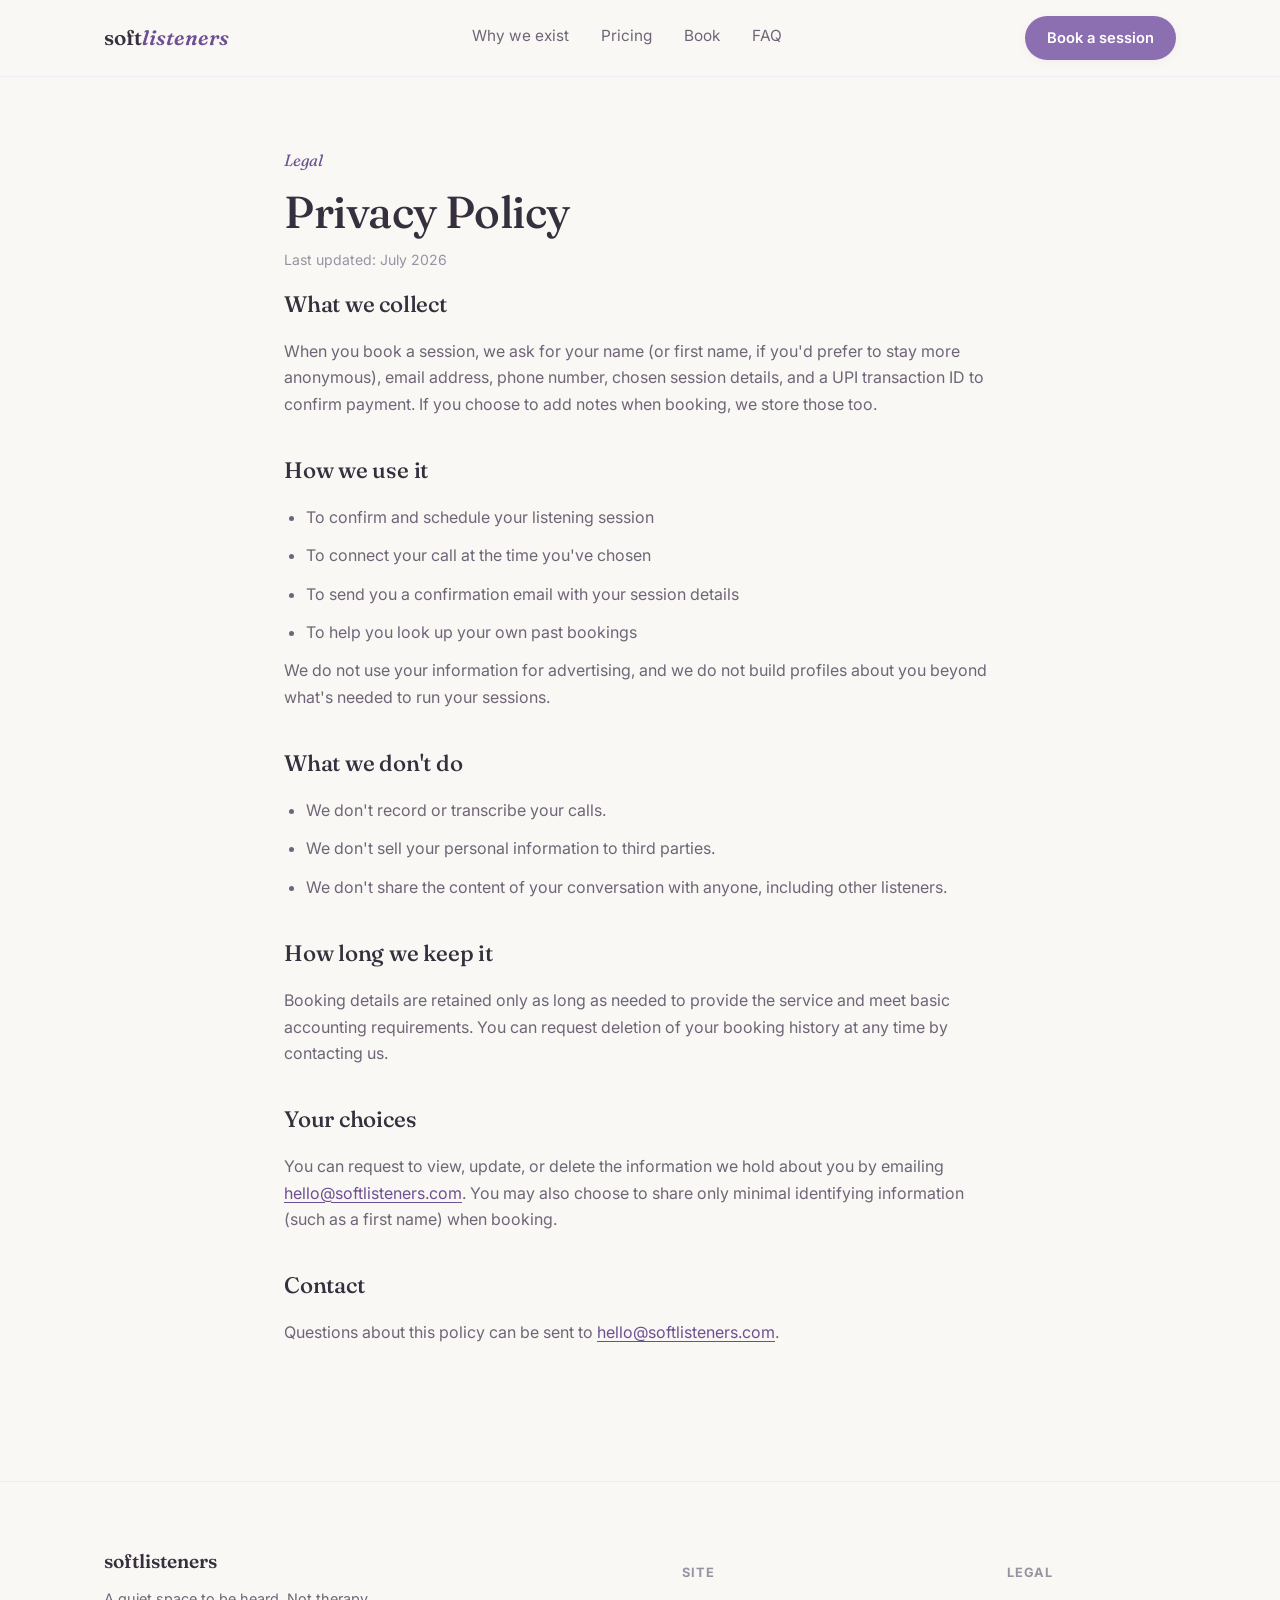
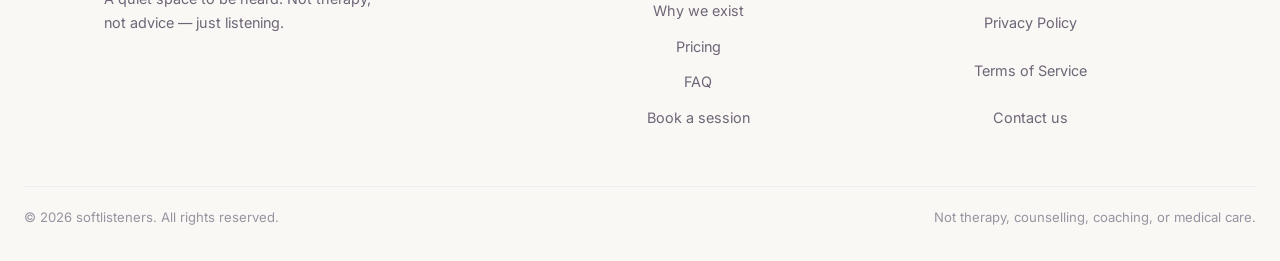
<file: privacy.html>
<!DOCTYPE html>
<html lang="en">
<head>
<meta charset="UTF-8">
<meta name="viewport" content="width=device-width, initial-scale=1.0">
<title>Privacy Policy — softlisteners</title>
<meta name="description" content="How softlisteners collects, uses, and protects your information when you book a listening session.">
<meta name="robots" content="index, follow">
<meta name="theme-color" content="#8C6FB0">
<link rel="icon" href="favicon.svg" type="image/svg+xml">
<link rel="preconnect" href="https://fonts.googleapis.com">
<link rel="preconnect" href="https://fonts.gstatic.com" crossorigin>
<link href="https://fonts.googleapis.com/css2?family=Fraunces:ital,wght@0,500;0,600;1,500&family=Inter:wght@400;500;600;700&display=swap" rel="stylesheet">
<link rel="stylesheet" href="style.css">
</head>
<body>

<a href="#main" class="skip-link">Skip to main content</a>

<header>
  <nav aria-label="Primary">
    <a href="index.html" class="logo">soft<span>listeners</span></a>
    <div class="nav-links">
      <a href="index.html#exists">Why we exist</a>
      <a href="index.html#pricing">Pricing</a>
      <a href="index.html#booking">Book</a>
      <a href="index.html#faq">FAQ</a>
    </div>
    <a href="index.html#booking" class="nav-cta">Book a session</a>
  </nav>
</header>

<main id="main">
  <section class="legal-hero">
    <div class="wrap">
      <span class="eyebrow">Legal</span>
      <h1 style="font-size:clamp(2rem,4vw,2.8rem);">Privacy Policy</h1>
      <p class="legal-updated">Last updated: July 2026</p>
    </div>
  </section>

  <section class="legal-content">
    <div class="wrap">
      <h2>What we collect</h2>
      <p>When you book a session, we ask for your name (or first name, if you'd prefer to stay more anonymous), email address, phone number, chosen session details, and a UPI transaction ID to confirm payment. If you choose to add notes when booking, we store those too.</p>

      <h2>How we use it</h2>
      <ul>
        <li>To confirm and schedule your listening session</li>
        <li>To connect your call at the time you've chosen</li>
        <li>To send you a confirmation email with your session details</li>
        <li>To help you look up your own past bookings</li>
      </ul>
      <p>We do not use your information for advertising, and we do not build profiles about you beyond what's needed to run your sessions.</p>

      <h2>What we don't do</h2>
      <ul>
        <li>We don't record or transcribe your calls.</li>
        <li>We don't sell your personal information to third parties.</li>
        <li>We don't share the content of your conversation with anyone, including other listeners.</li>
      </ul>

      <h2>How long we keep it</h2>
      <p>Booking details are retained only as long as needed to provide the service and meet basic accounting requirements. You can request deletion of your booking history at any time by contacting us.</p>

      <h2>Your choices</h2>
      <p>You can request to view, update, or delete the information we hold about you by emailing <a href="mailto:hello@softlisteners.com">hello@softlisteners.com</a>. You may also choose to share only minimal identifying information (such as a first name) when booking.</p>

      <h2>Contact</h2>
      <p>Questions about this policy can be sent to <a href="mailto:hello@softlisteners.com">hello@softlisteners.com</a>.</p>
    </div>
  </section>
</main>

<footer>
  <div class="wrap footer-grid">
    <div class="footer-brand">
      <div class="logo">softlisteners</div>
      <p>A quiet space to be heard. Not therapy, not advice — just listening.</p>
    </div>
    <nav class="footer-col" aria-label="Site">
      <h4>Site</h4>
      <a href="index.html#exists">Why we exist</a>
      <a href="index.html#pricing">Pricing</a>
      <a href="index.html#faq">FAQ</a>
      <a href="index.html#booking">Book a session</a>
    </nav>
    <nav class="footer-col" aria-label="Legal">
      <h4>Legal</h4>
      <a href="privacy.html">Privacy Policy</a>
      <a href="terms.html">Terms of Service</a>
      <a href="mailto:hello@softlisteners.com">Contact us</a>
    </nav>
  </div>
  <div class="footer-bottom">
    <span>&copy; <span id="copyYear">2026</span> softlisteners. All rights reserved.</span>
    <span class="footer-disclaimer">Not therapy, counselling, coaching, or medical care.</span>
  </div>
</footer>

<script src="script.js" defer></script>
</body>
</html>
</file>
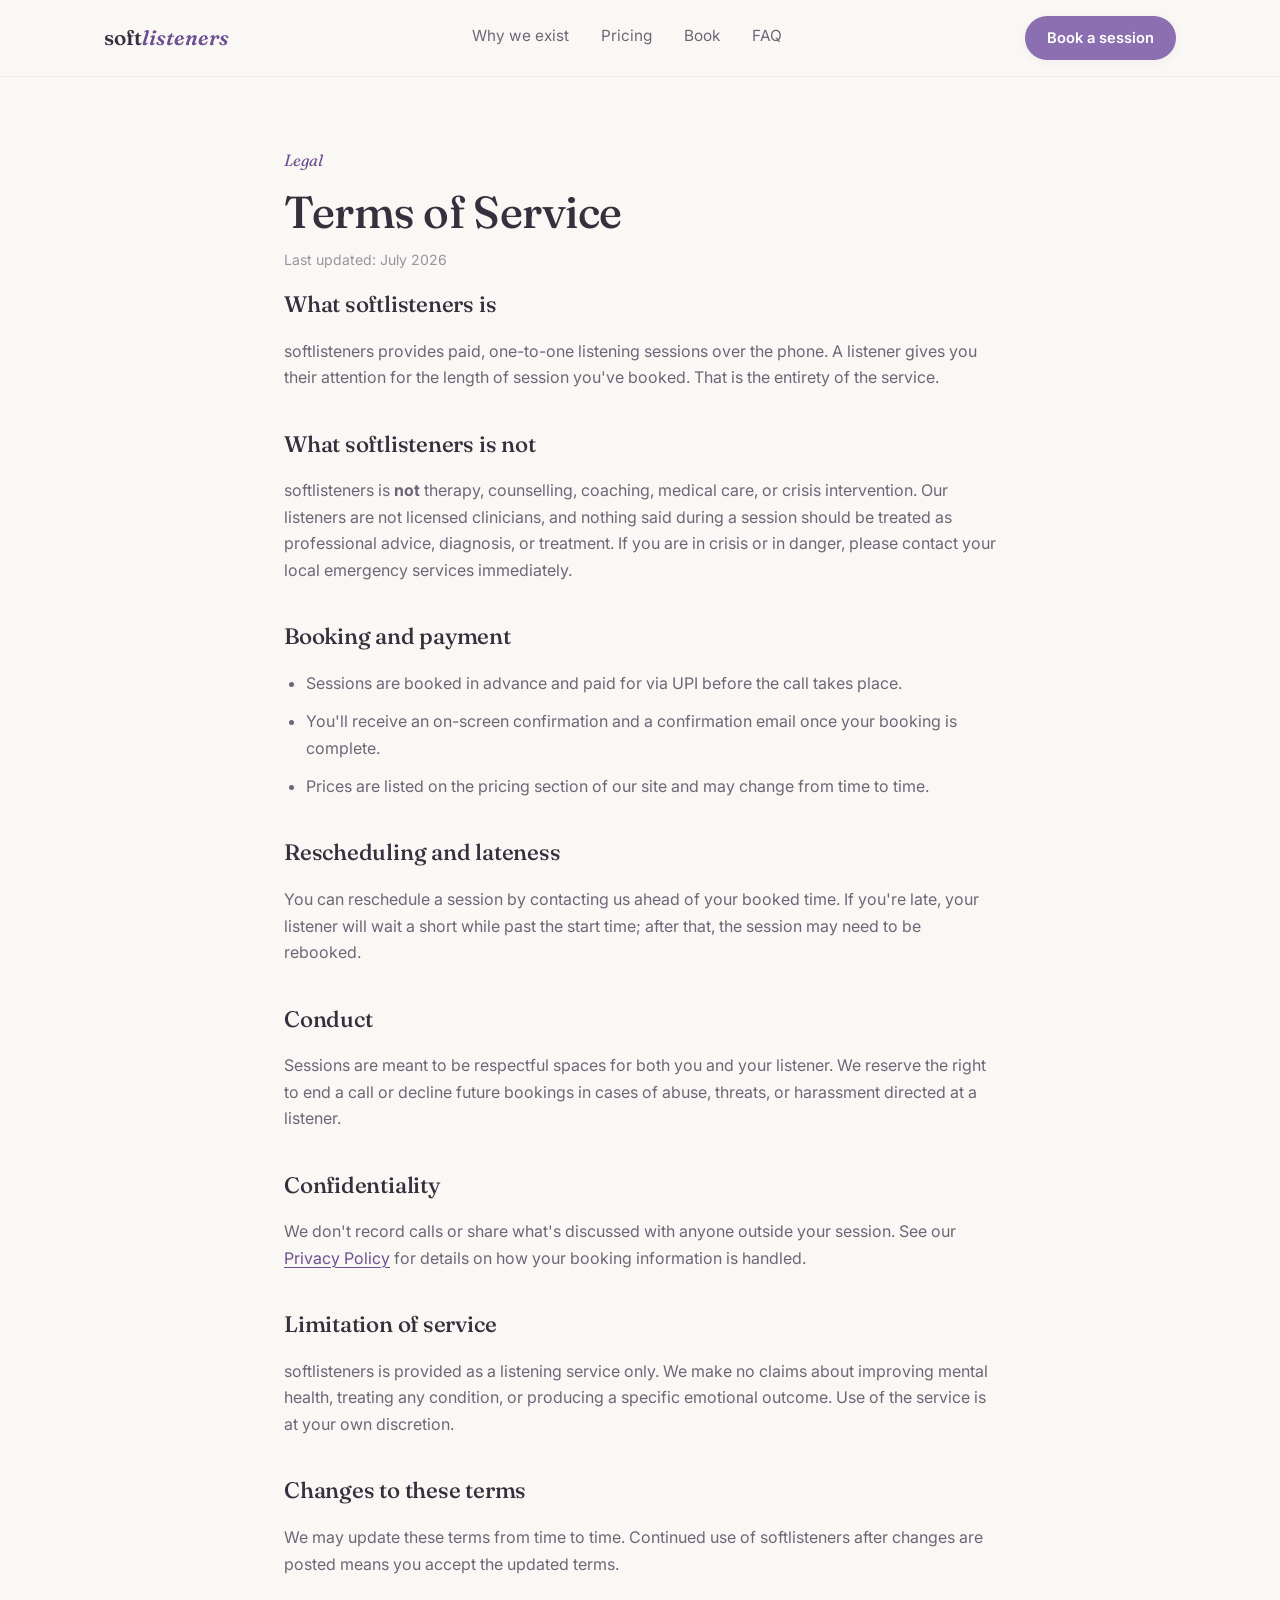
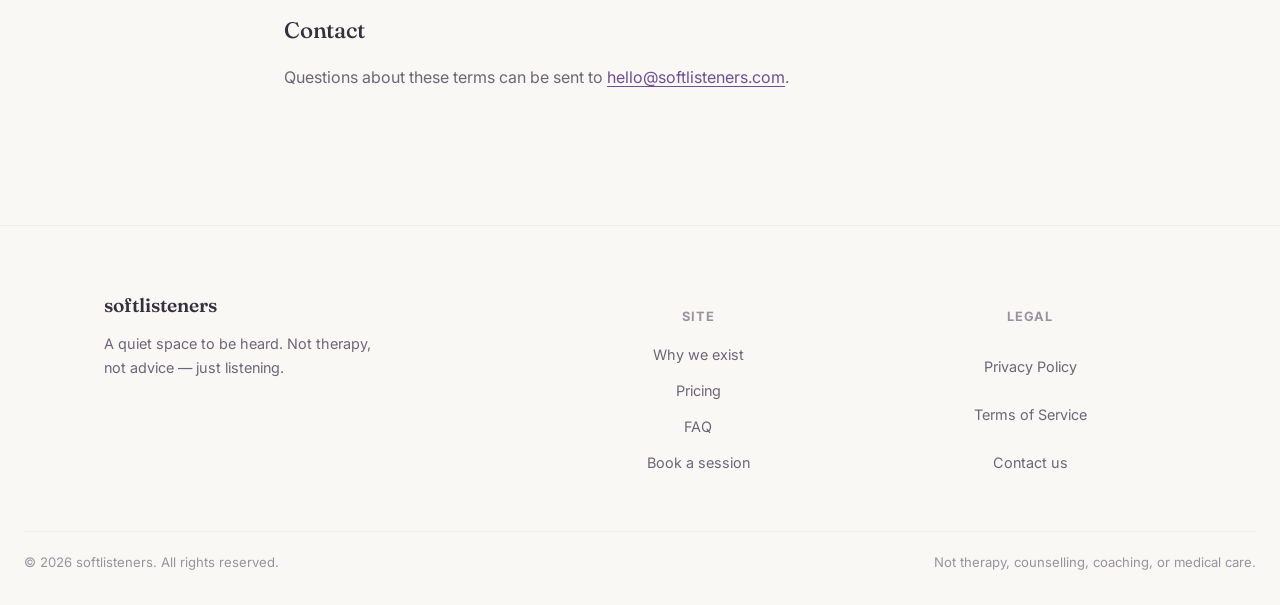
<file: terms.html>
<!DOCTYPE html>
<html lang="en">
<head>
<meta charset="UTF-8">
<meta name="viewport" content="width=device-width, initial-scale=1.0">
<title>Terms of Service — softlisteners</title>
<meta name="description" content="The terms that apply when you book and use a softlisteners listening session.">
<meta name="robots" content="index, follow">
<meta name="theme-color" content="#8C6FB0">
<link rel="icon" href="favicon.svg" type="image/svg+xml">
<link rel="preconnect" href="https://fonts.googleapis.com">
<link rel="preconnect" href="https://fonts.gstatic.com" crossorigin>
<link href="https://fonts.googleapis.com/css2?family=Fraunces:ital,wght@0,500;0,600;1,500&family=Inter:wght@400;500;600;700&display=swap" rel="stylesheet">
<link rel="stylesheet" href="style.css">
</head>
<body>

<a href="#main" class="skip-link">Skip to main content</a>

<header>
  <nav aria-label="Primary">
    <a href="index.html" class="logo">soft<span>listeners</span></a>
    <div class="nav-links">
      <a href="index.html#exists">Why we exist</a>
      <a href="index.html#pricing">Pricing</a>
      <a href="index.html#booking">Book</a>
      <a href="index.html#faq">FAQ</a>
    </div>
    <a href="index.html#booking" class="nav-cta">Book a session</a>
  </nav>
</header>

<main id="main">
  <section class="legal-hero">
    <div class="wrap">
      <span class="eyebrow">Legal</span>
      <h1 style="font-size:clamp(2rem,4vw,2.8rem);">Terms of Service</h1>
      <p class="legal-updated">Last updated: July 2026</p>
    </div>
  </section>

  <section class="legal-content">
    <div class="wrap">
      <h2>What softlisteners is</h2>
      <p>softlisteners provides paid, one-to-one listening sessions over the phone. A listener gives you their attention for the length of session you've booked. That is the entirety of the service.</p>

      <h2>What softlisteners is not</h2>
      <p>softlisteners is <strong>not</strong> therapy, counselling, coaching, medical care, or crisis intervention. Our listeners are not licensed clinicians, and nothing said during a session should be treated as professional advice, diagnosis, or treatment. If you are in crisis or in danger, please contact your local emergency services immediately.</p>

      <h2>Booking and payment</h2>
      <ul>
        <li>Sessions are booked in advance and paid for via UPI before the call takes place.</li>
        <li>You'll receive an on-screen confirmation and a confirmation email once your booking is complete.</li>
        <li>Prices are listed on the pricing section of our site and may change from time to time.</li>
      </ul>

      <h2>Rescheduling and lateness</h2>
      <p>You can reschedule a session by contacting us ahead of your booked time. If you're late, your listener will wait a short while past the start time; after that, the session may need to be rebooked.</p>

      <h2>Conduct</h2>
      <p>Sessions are meant to be respectful spaces for both you and your listener. We reserve the right to end a call or decline future bookings in cases of abuse, threats, or harassment directed at a listener.</p>

      <h2>Confidentiality</h2>
      <p>We don't record calls or share what's discussed with anyone outside your session. See our <a href="privacy.html">Privacy Policy</a> for details on how your booking information is handled.</p>

      <h2>Limitation of service</h2>
      <p>softlisteners is provided as a listening service only. We make no claims about improving mental health, treating any condition, or producing a specific emotional outcome. Use of the service is at your own discretion.</p>

      <h2>Changes to these terms</h2>
      <p>We may update these terms from time to time. Continued use of softlisteners after changes are posted means you accept the updated terms.</p>

      <h2>Contact</h2>
      <p>Questions about these terms can be sent to <a href="mailto:hello@softlisteners.com">hello@softlisteners.com</a>.</p>
    </div>
  </section>
</main>

<footer>
  <div class="wrap footer-grid">
    <div class="footer-brand">
      <div class="logo">softlisteners</div>
      <p>A quiet space to be heard. Not therapy, not advice — just listening.</p>
    </div>
    <nav class="footer-col" aria-label="Site">
      <h4>Site</h4>
      <a href="index.html#exists">Why we exist</a>
      <a href="index.html#pricing">Pricing</a>
      <a href="index.html#faq">FAQ</a>
      <a href="index.html#booking">Book a session</a>
    </nav>
    <nav class="footer-col" aria-label="Legal">
      <h4>Legal</h4>
      <a href="privacy.html">Privacy Policy</a>
      <a href="terms.html">Terms of Service</a>
      <a href="mailto:hello@softlisteners.com">Contact us</a>
    </nav>
  </div>
  <div class="footer-bottom">
    <span>&copy; <span id="copyYear">2026</span> softlisteners. All rights reserved.</span>
    <span class="footer-disclaimer">Not therapy, counselling, coaching, or medical care.</span>
  </div>
</footer>

<script src="script.js" defer></script>
</body>
</html>
</file>
<file: style.css>
/* =========================================================
   softlisteners — stylesheet
   A calm, premium listening service.
   Structure: 1) Tokens  2) Reset  3) Layout primitives
   4) Nav  5) Hero  6) Sections  7) Booking stepper
   8) FAQ accordion  9) Footer  10) Animations  11) Responsive
   ========================================================= */

/* ---------- 1) Design tokens ---------- */
:root{
  --bg:            #FAF8F5;
  --bg-alt:        #F3EEE7;
  --panel-lav:     #ECE3F7;
  --panel-sage:    #DFEAE3;
  --panel-blush:   #F6E6DC;
  --white:         #FFFFFF;

  --ink:           #362F3D;
  --ink-soft:      #6F6577;
  --ink-faint:     #9992A0;

  --accent:        #8C6FB0;
  --accent-dark:   #6E4F92;
  --accent-light:  #EDE4F7;

  --line:          #E8E0EC;
  --line-soft:     #F0EAF3;

  --shadow-sm:     0 2px 10px rgba(90, 65, 120, 0.06);
  --shadow-md:     0 12px 30px rgba(90, 65, 120, 0.10);
  --shadow-lg:     0 24px 60px rgba(90, 65, 120, 0.16);

  --radius-sm:     12px;
  --radius-md:     18px;
  --radius-lg:     28px;
  --radius-pill:   999px;

  --font-display:  'Fraunces', 'Iowan Old Style', Georgia, serif;
  --font-body:     'Inter', -apple-system, BlinkMacSystemFont, 'Segoe UI', sans-serif;

  --ease-soft:     cubic-bezier(.22,.8,.32,1);
  --dur-fast:      .2s;
  --dur-med:       .5s;
  --dur-slow:      .9s;

  --max-w:         1120px;
}

/* ---------- 2) Reset ---------- */
*, *::before, *::after{ box-sizing:border-box; margin:0; padding:0; }
html{ scroll-behavior:smooth; }
body{
  background:var(--bg);
  color:var(--ink);
  font-family:var(--font-body);
  font-size:16px;
  line-height:1.65;
  -webkit-font-smoothing:antialiased;
  text-rendering:optimizeLegibility;
  opacity:0;
  animation: page-in .7s var(--ease-soft) forwards;
}
@keyframes page-in{ to{ opacity:1; } }

img, svg{ display:block; max-width:100%; }
a{ color:inherit; text-decoration:none; }
button, input, select, textarea{ font-family:inherit; }
button{ cursor:pointer; }
ul{ list-style:none; }
h1,h2,h3,h4{ font-family:var(--font-display); font-weight:500; color:var(--ink); letter-spacing:-0.01em; }

.skip-link{
  position:absolute; left:-999px; top:0; background:var(--accent); color:var(--white);
  padding:12px 20px; border-radius:0 0 10px 0; z-index:200;
}
.skip-link:focus{ left:0; }

:focus-visible{ outline:2px solid var(--accent-dark); outline-offset:3px; border-radius:4px; }

/* ---------- 3) Layout primitives ---------- */
.wrap{ max-width:var(--max-w); margin:0 auto; padding-inline:24px; }
section{ padding:clamp(60px, 9vw, 120px) 0; position:relative; }
.eyebrow{
  font-family:var(--font-display); font-style:italic; color:var(--accent-dark);
  font-size:1.02rem; margin-bottom:12px; display:inline-block;
}
h2{ font-size:clamp(1.7rem, 3vw, 2.5rem); line-height:1.2; margin-bottom:20px; }
.section-sub{ color:var(--ink-soft); font-size:1.08rem; max-width:58ch; margin-bottom:48px; }
.center{ text-align:center; margin-inline:auto; }

.reveal{
  opacity:0; transform:translateY(24px);
  transition: opacity var(--dur-slow) var(--ease-soft), transform var(--dur-slow) var(--ease-soft);
}
.reveal.in-view{ opacity:1; transform:translateY(0); }
.reveal-stagger > *{ transition-delay: calc(var(--i, 0) * 90ms); }

@media (prefers-reduced-motion: reduce){
  html{ scroll-behavior:auto; }
  .reveal{ opacity:1 !important; transform:none !important; transition:none !important; }
  *{ animation-duration:.01ms !important; animation-iteration-count:1 !important; transition-duration:.01ms !important; }
}

/* floating ambient gradients */
.ambient{
  position:absolute; inset:0; overflow:hidden; pointer-events:none; z-index:0;
}
.blob{
  position:absolute; border-radius:50%; filter:blur(60px); opacity:.55;
  animation: float 18s ease-in-out infinite;
}
.blob.b1{ width:380px; height:380px; background:var(--panel-lav); top:-120px; right:-80px; }
.blob.b2{ width:300px; height:300px; background:var(--panel-sage); bottom:-100px; left:-60px; animation-delay:-6s; }
.blob.b3{ width:260px; height:260px; background:var(--panel-blush); top:40%; left:50%; animation-delay:-11s; opacity:.4;}
@keyframes float{
  0%,100%{ transform:translate(0,0) scale(1); }
  50%{ transform:translate(20px,-24px) scale(1.06); }
}
@media (prefers-reduced-motion: reduce){ .blob{ animation:none; } }

/* ---------- 4) Nav ---------- */
header{
  position:sticky; top:0; z-index:100;
  background:rgba(250,248,245,0.82);
  backdrop-filter:blur(10px); -webkit-backdrop-filter:blur(10px);
  border-bottom:1px solid var(--line-soft);
  transition: box-shadow var(--dur-fast) var(--ease-soft);
}
header.scrolled{ box-shadow: var(--shadow-sm); }
nav{
  max-width:var(--max-w); margin:0 auto; padding:16px 24px;
  display:flex; align-items:center; justify-content:space-between;
}
.logo{ font-family:var(--font-display); font-size:1.3rem; font-weight:600; }
.logo span{ color:var(--accent-dark); font-style:italic; }
.nav-links{ display:flex; gap:32px; }
.nav-links a{
  position:relative; color:var(--ink-soft); font-size:.96rem; padding-bottom:4px;
  transition:color var(--dur-fast);
}
.nav-links a::after{
  content:""; position:absolute; left:0; bottom:0; width:100%; height:1.5px;
  background:var(--accent); transform:scaleX(0); transform-origin:right;
  transition:transform var(--dur-med) var(--ease-soft);
}
.nav-links a:hover, .nav-links a:focus-visible{ color:var(--ink); }
.nav-links a:hover::after, .nav-links a:focus-visible::after{ transform:scaleX(1); transform-origin:left; }

.nav-cta{
  background:var(--accent); color:var(--white); padding:10px 22px;
  border-radius:var(--radius-pill); font-size:.92rem; font-weight:600; border:none;
  box-shadow:var(--shadow-sm);
  transition: background var(--dur-fast), transform var(--dur-fast), box-shadow var(--dur-fast);
}
.nav-cta:hover{ background:var(--accent-dark); transform:translateY(-2px); box-shadow:var(--shadow-md); }

.burger{
  display:none; background:none; border:none; font-size:1.5rem; color:var(--ink);
  width:40px; height:40px;
}
.mobile-menu{
  display:none; flex-direction:column; gap:2px; background:var(--white);
  border-top:1px solid var(--line-soft); padding:8px 24px 18px;
}
.mobile-menu.open{ display:flex; }
.mobile-menu a{ padding:12px 0; color:var(--ink-soft); border-bottom:1px solid var(--line-soft); }

/* buttons, shared */
.btn{
  display:inline-flex; align-items:center; justify-content:center; gap:8px;
  border-radius:var(--radius-pill); font-weight:600; font-size:1rem; border:1px solid transparent;
  padding:14px 30px; cursor:pointer; transition:transform var(--dur-fast) var(--ease-soft),
  box-shadow var(--dur-fast) var(--ease-soft), background var(--dur-fast), color var(--dur-fast);
}
.btn-primary{ background:var(--accent); color:var(--white); box-shadow:var(--shadow-sm); }
.btn-primary:hover{ background:var(--accent-dark); transform:translateY(-3px); box-shadow:var(--shadow-md); }
.btn-ghost{ background:transparent; color:var(--ink-soft); border-color:var(--line); }
.btn-ghost:hover{ color:var(--ink); border-color:var(--accent); transform:translateY(-2px); }
.btn-outline{
  background:transparent; color:var(--accent-dark); border-color:var(--accent);
}
.btn-outline:hover{ background:var(--accent); color:var(--white); transform:translateY(-2px); box-shadow:var(--shadow-md); }
.btn:disabled{ opacity:.45; cursor:not-allowed; transform:none !important; box-shadow:none !important; }

/* ---------- 5) Hero ---------- */
.hero{ padding-top:clamp(56px, 8vw, 110px); }
.hero .wrap{
  display:grid; grid-template-columns:1.1fr .9fr; gap:56px; align-items:center;
}
h1{ font-size:clamp(2.3rem, 5vw, 3.4rem); line-height:1.15; }
.hero-lead{ margin-top:22px; font-size:1.18rem; color:var(--ink-soft); max-width:48ch; }
.hero-ctas{ margin-top:36px; display:flex; gap:18px; flex-wrap:wrap; align-items:center; }
.hero-ctas .btn-ghost{ border:none; border-bottom:1px solid var(--line); border-radius:0; padding:14px 4px; }

.trust-strip{
  display:flex; flex-wrap:wrap; gap:12px 22px; margin-top:30px; list-style:none;
}
.trust-strip li{
  font-size:.86rem; color:var(--ink-soft); display:flex; align-items:center; gap:8px;
}
.trust-strip li::before{
  content:""; width:6px; height:6px; border-radius:50%; background:var(--accent); flex-shrink:0;
}
.section-footnote{
  margin-top:28px; font-size:.92rem; color:var(--ink-faint); font-style:italic; max-width:60ch;
}

.breathe-wrap{
  position:relative; width:100%; aspect-ratio:1/1; max-width:360px; margin-inline:auto;
  display:flex; align-items:center; justify-content:center;
}
.ring{ position:absolute; border-radius:50%; border:1px solid var(--accent); opacity:.3; }
.ring1{ width:100%; height:100%; animation:breathe 7s ease-in-out infinite; }
.ring2{ width:78%; height:78%; background:var(--panel-lav); opacity:.65; animation:breathe 7s ease-in-out infinite; animation-delay:.4s; }
.ring3{ width:56%; height:56%; background:var(--panel-sage); opacity:.75; animation:breathe 7s ease-in-out infinite; animation-delay:.8s; }
.ring-core{
  position:relative; width:34%; height:34%; border-radius:50%; background:var(--white);
  box-shadow:var(--shadow-lg); display:flex; align-items:center; justify-content:center;
  font-family:var(--font-display); font-style:italic; color:var(--accent-dark); font-size:.85rem;
  text-align:center; animation:breathe 7s ease-in-out infinite; animation-delay:1.2s;
}
@keyframes breathe{ 0%,100%{ transform:scale(.94); } 50%{ transform:scale(1.05); } }

/* ---------- 6) Content sections ---------- */
.mission{ background:var(--panel-blush); border-radius:var(--radius-lg); margin:0 24px; }
.mission .wrap{ max-width:760px; text-align:center; }
.mission p{ font-size:1.18rem; }
.mission p + p{ margin-top:18px; }
.disclaimer-inline{ margin-top:28px; font-size:.92rem; color:var(--ink-soft); font-style:italic; }

/* Why exists */
.exists .wrap{ max-width:800px; }
.exists p{ font-size:1.12rem; color:var(--ink-soft); margin-top:16px; }
.exists p:first-of-type{ margin-top:0; }
.exists p strong{ color:var(--ink); font-weight:600; }

.unique-grid, .choose-grid{ display:grid; grid-template-columns:repeat(3,1fr); gap:24px; }
.unique-grid-4{ grid-template-columns:repeat(4,1fr); }
.card{
  background:var(--white); border:1px solid var(--line); border-radius:var(--radius-md);
  padding:32px 28px; box-shadow:var(--shadow-sm);
  transition: transform var(--dur-med) var(--ease-soft), box-shadow var(--dur-med) var(--ease-soft), border-color var(--dur-med);
}
.card:hover{ transform:translateY(-6px); box-shadow:var(--shadow-md); border-color:var(--accent-light); }
.card .num{ font-family:var(--font-display); font-style:italic; color:var(--accent); font-size:.95rem; margin-bottom:10px; }
.card h3{ font-size:1.16rem; margin-bottom:8px; }
.card p{ color:var(--ink-soft); font-size:.98rem; }

/* Pricing */
.pricing{ background:var(--panel-lav); border-radius:var(--radius-lg); margin:0 24px; }
.price-grid{ display:grid; grid-template-columns:repeat(3,1fr); gap:22px; }
.price-card{
  background:var(--white); border-radius:var(--radius-md); padding:36px 28px; text-align:center;
  border:1px solid var(--line); box-shadow:var(--shadow-sm);
  transition:transform var(--dur-med) var(--ease-soft), box-shadow var(--dur-med) var(--ease-soft);
}
.price-card:hover{ transform:translateY(-6px); box-shadow:var(--shadow-md); }
.price-card.featured{ border-color:var(--accent); position:relative; }
.price-card.featured::before{
  content:"Most chosen"; position:absolute; top:-13px; left:50%; transform:translateX(-50%);
  background:var(--accent); color:var(--white); font-size:.72rem; font-weight:700;
  padding:5px 14px; border-radius:var(--radius-pill); letter-spacing:.04em;
}
.price-card .tag{ font-family:var(--font-display); font-style:italic; color:var(--ink-soft); font-size:.95rem; }
.price-card .amount{ font-size:2.5rem; font-weight:600; margin:14px 0 2px; color:var(--accent-dark); font-family:var(--font-display); }
.price-card .duration{ color:var(--ink-soft); font-size:.95rem; margin-bottom:18px; }
.price-includes{ list-style:none; margin-bottom:22px; text-align:left; }
.price-includes li{
  font-size:.88rem; color:var(--ink-soft); padding:6px 0; display:flex; align-items:center; gap:8px;
  border-top:1px solid var(--line-soft);
}
.price-includes li:first-child{ border-top:none; }
.price-includes li::before{ content:"✓"; color:var(--accent); font-weight:700; }

/* How it works */
.steps{ display:grid; grid-template-columns:repeat(4,1fr); gap:20px; }
.step{
  background:var(--white); border:1px solid var(--line); border-radius:var(--radius-md);
  padding:26px 22px; box-shadow:var(--shadow-sm);
  transition:transform var(--dur-med) var(--ease-soft), box-shadow var(--dur-med);
}
.step:hover{ transform:translateY(-4px); box-shadow:var(--shadow-md); }
.step .step-num{ font-family:var(--font-display); font-style:italic; color:var(--accent); font-size:1.5rem; margin-bottom:10px; }
.step p{ font-size:.98rem; color:var(--ink-soft); }

/* Why choose */
.choose{ background:var(--panel-sage); border-radius:var(--radius-lg); margin:0 24px; }
.choose-item{
  background:var(--white); border-radius:var(--radius-sm); padding:24px; border:1px solid var(--line);
  font-size:1rem; font-weight:500; display:flex; gap:12px; align-items:flex-start;
  box-shadow:var(--shadow-sm); transition:transform var(--dur-fast), box-shadow var(--dur-fast);
}
.choose-item:hover{ transform:translateY(-4px); box-shadow:var(--shadow-md); }
.choose-item .mark{ color:var(--accent); font-size:1.2rem; line-height:1; }

/* ---------- 7) Booking stepper ---------- */
.booking-shell{
  background:var(--white); border:1px solid var(--line); border-radius:var(--radius-lg);
  box-shadow:var(--shadow-md); padding:clamp(24px, 4vw, 48px); max-width:820px; margin-inline:auto;
}
.progress{ display:flex; justify-content:space-between; margin-bottom:40px; position:relative; }
.progress::before{
  content:""; position:absolute; top:15px; left:0; right:0; height:2px; background:var(--line); z-index:0;
}
.progress-fill{
  position:absolute; top:15px; left:0; height:2px; background:var(--accent); z-index:1;
  transition:width var(--dur-med) var(--ease-soft); width:0%;
}
.progress-step{
  position:relative; z-index:2; display:flex; flex-direction:column; align-items:center; gap:8px;
  flex:1; background:none; border:none; color:var(--ink-faint);
}
.progress-dot{
  width:32px; height:32px; border-radius:50%; background:var(--white); border:2px solid var(--line);
  display:flex; align-items:center; justify-content:center; font-size:.85rem; font-weight:700;
  transition:all var(--dur-fast) var(--ease-soft); color:var(--ink-faint);
}
.progress-label{ font-size:.76rem; text-align:center; max-width:70px; }
.progress-step.done .progress-dot{ background:var(--accent); border-color:var(--accent); color:var(--white); }
.progress-step.active .progress-dot{ border-color:var(--accent); color:var(--accent-dark); box-shadow:0 0 0 5px var(--accent-light); }
.progress-step.active .progress-label, .progress-step.done .progress-label{ color:var(--ink); font-weight:600; }
.progress-step:not(:disabled){ cursor:pointer; }

.book-panel{ display:none; animation:fade-slide var(--dur-med) var(--ease-soft); }
.book-panel.active{ display:block; }
@keyframes fade-slide{ from{ opacity:0; transform:translateY(10px); } to{ opacity:1; transform:translateY(0); } }
.book-panel h3{ font-size:1.3rem; margin-bottom:6px; }
.book-panel .panel-sub{ color:var(--ink-soft); font-size:.96rem; margin-bottom:26px; }

.option-grid{ display:grid; grid-template-columns:repeat(3,1fr); gap:14px; }
.option-grid.dates{ grid-template-columns:repeat(4,1fr); }
.option-grid.times{ grid-template-columns:repeat(3,1fr); }
.option-card{
  background:var(--bg); border:1.5px solid var(--line); border-radius:var(--radius-sm);
  padding:18px 14px; text-align:center; transition:all var(--dur-fast) var(--ease-soft);
}
.option-card:hover{ border-color:var(--accent); transform:translateY(-3px); box-shadow:var(--shadow-sm); }
.option-card.selected{ border-color:var(--accent); background:var(--accent-light); box-shadow:var(--shadow-sm); }
.option-card .oc-top{ font-weight:700; font-size:1.05rem; }
.option-card .oc-sub{ font-size:.82rem; color:var(--ink-soft); margin-top:2px; }

.field{ margin-top:18px; }
.field:first-child{ margin-top:0; }
.field label{ display:block; font-size:.86rem; color:var(--ink-soft); margin-bottom:6px; }
.field input, .field textarea{
  width:100%; padding:12px 14px; border-radius:var(--radius-sm); border:1.5px solid var(--line);
  background:var(--bg); font-size:.96rem; color:var(--ink); transition:border-color var(--dur-fast);
}
.field input:focus, .field textarea:focus{ border-color:var(--accent); outline:none; background:var(--white); }
.field-grid{ display:grid; grid-template-columns:1fr 1fr; gap:16px; }

.upi-box{
  background:var(--panel-lav); border-radius:var(--radius-md); padding:24px; text-align:center; margin-bottom:24px;
}
.upi-id{ font-family:var(--font-display); font-size:1.2rem; font-weight:600; color:var(--accent-dark); margin:8px 0; }
.upi-box p{ font-size:.9rem; color:var(--ink-soft); }
.secure-note{
  display:flex; align-items:center; gap:8px; justify-content:center; font-size:.85rem;
  color:var(--ink-soft); margin:-8px 0 24px; text-align:center;
}

.summary-card{
  background:var(--bg-alt); border-radius:var(--radius-md); padding:22px 24px; margin-bottom:24px;
}
.summary-row{ display:flex; justify-content:space-between; padding:8px 0; font-size:.95rem; border-bottom:1px solid var(--line-soft); }
.summary-row:last-child{ border-bottom:none; font-weight:700; }

.panel-actions{ display:flex; justify-content:space-between; gap:14px; margin-top:32px; }

.confirm-screen{ text-align:center; padding:20px 0; }
.confirm-icon{
  width:72px; height:72px; border-radius:50%; background:var(--panel-sage); margin:0 auto 20px;
  display:flex; align-items:center; justify-content:center; font-size:2rem; color:var(--accent-dark);
  animation: pop-in .5s var(--ease-soft);
}
@keyframes pop-in{ from{ transform:scale(.5); opacity:0; } to{ transform:scale(1); opacity:1; } }

.status-msg{ margin-top:14px; font-size:.9rem; padding:10px 14px; border-radius:var(--radius-sm); display:none; }
.status-msg.show{ display:block; }
.status-msg.ok{ background:var(--panel-sage); color:#2E5A44; }
.status-msg.err{ background:#F7DEDE; color:#8B3A3A; }

/* my bookings lookup */
.lookup-card{
  max-width:820px; margin:32px auto 0; background:var(--bg-alt); border-radius:var(--radius-md);
  padding:26px 28px; border:1px solid var(--line);
}
.lookup-card h4{ font-family:var(--font-display); font-size:1.05rem; margin-bottom:4px; }
.lookup-card .desc{ color:var(--ink-soft); font-size:.92rem; margin-bottom:16px; }
.login-row{ display:flex; gap:10px; }
.login-row input{ flex:1; padding:11px 14px; border-radius:var(--radius-sm); border:1.5px solid var(--line); background:var(--white); }
.login-row button{
  padding:11px 22px; border-radius:var(--radius-sm); border:1.5px solid var(--accent);
  background:transparent; color:var(--accent-dark); font-weight:600; transition:.2s;
}
.login-row button:hover{ background:var(--accent); color:var(--white); }
.booking-list{ margin-top:18px; display:flex; flex-direction:column; gap:12px; }
.booking-item{
  border:1px solid var(--line); border-radius:var(--radius-sm); padding:16px 18px; font-size:.9rem; background:var(--white);
}
.booking-item .bi-top{ display:flex; justify-content:space-between; font-weight:700; }
.booking-item .bi-meta{ color:var(--ink-soft); margin-top:4px; }
.empty-state{
  color:var(--ink-soft); font-size:.92rem; border:1px dashed var(--line); border-radius:var(--radius-sm);
  padding:18px; text-align:center; margin-top:14px;
}

/* ---------- 8) FAQ accordion ---------- */
.faq-list{ max-width:800px; margin-inline:auto; display:flex; flex-direction:column; gap:14px; }
.faq-item{
  background:var(--white); border:1px solid var(--line); border-radius:var(--radius-md); overflow:hidden;
  box-shadow:var(--shadow-sm); transition:box-shadow var(--dur-fast);
}
.faq-item:hover{ box-shadow:var(--shadow-md); }
.faq-q{
  width:100%; display:flex; justify-content:space-between; align-items:center; gap:16px;
  background:none; border:none; text-align:left; padding:22px 26px; font-size:1.02rem; font-weight:600; color:var(--ink);
}
.faq-icon{
  width:26px; height:26px; border-radius:50%; background:var(--accent-light); color:var(--accent-dark);
  display:flex; align-items:center; justify-content:center; flex-shrink:0; transition:transform var(--dur-med) var(--ease-soft);
  font-size:1rem;
}
.faq-item.open .faq-icon{ transform:rotate(45deg); }
.faq-a-wrap{ max-height:0; overflow:hidden; transition:max-height var(--dur-med) var(--ease-soft); }
.faq-a{ padding:0 26px 22px; color:var(--ink-soft); font-size:.98rem; max-width:65ch; }

/* ---------- Safety note ---------- */
.safety{
  background:#FBEFE9; border-radius:var(--radius-lg); margin:0 24px;
  border:1px solid #F0D5C4; box-shadow:var(--shadow-sm);
}
.safety-inner{
  max-width:820px; display:flex; gap:22px; align-items:flex-start; text-align:left;
}
.safety-icon{
  flex-shrink:0; width:48px; height:48px; border-radius:50%; background:#F3D9C8;
  color:#8B4A2E; display:flex; align-items:center; justify-content:center; font-size:1.4rem;
}
.safety h3{ font-size:1.15rem; margin-bottom:12px; color:#8B4A2E; font-family:var(--font-display); }
.safety p{ color:#7A5240; font-size:.98rem; }
.safety p + p{ margin-top:12px; }
@media (max-width: 620px){
  .safety-inner{ flex-direction:column; text-align:center; align-items:center; }
}

/* ---------- UPI payment ---------- */
.upi-qr-wrap{ display:flex; justify-content:center; margin:14px 0; }
.upi-qr{
  width:176px; height:176px; max-width:100%; background:var(--white); border-radius:var(--radius-sm);
  padding:10px; box-shadow:var(--shadow-sm);
}
.upi-copy-btn{
  display:inline-block; margin:4px 0 14px; padding:8px 18px; border-radius:var(--radius-pill);
  border:1.5px solid var(--accent); background:transparent; color:var(--accent-dark);
  font-size:.84rem; font-weight:600; min-height:44px; transition:.2s;
}
.upi-copy-btn:hover{ background:var(--accent); color:var(--white); }
.upi-copy-btn.copied{ background:var(--panel-sage); border-color:var(--panel-sage); color:#2E5A44; }
.upi-pay-btn{ display:flex; width:100%; max-width:280px; margin:0 auto 18px; }
.upi-steps{
  list-style:decimal; text-align:left; max-width:320px; margin:0 auto 14px; padding-left:22px;
  color:var(--ink-soft); font-size:.92rem; display:flex; flex-direction:column; gap:6px;
}
@media (max-width: 620px){ .upi-pay-btn{ max-width:100%; } }

.lookup-card-notice{ text-align:center; }
.lookup-card-notice h4{ margin-bottom:8px; }

.safety-prominent{
  border-width:1.5px; box-shadow:var(--shadow-md);
  border-left:6px solid #C9713E;
}
.safety-prominent .safety-icon{ width:56px; height:56px; font-size:1.6rem; }

/* ---------- 9) Footer ---------- */
footer{ padding:64px 24px 0; color:var(--ink-soft); font-size:.9rem; border-top:1px solid var(--line-soft); margin-top:20px; }
footer .logo{ font-family:var(--font-display); margin-bottom:10px; font-size:1.2rem; color:var(--ink); }
.footer-grid{
  display:grid; grid-template-columns:1.4fr 1fr 1fr; gap:40px; padding-bottom:40px;
}
.footer-brand p{ max-width:32ch; margin-top:4px; }
.footer-col{ display:flex; flex-direction:column; gap:12px; }
.footer-col h4{
  font-family:var(--font-body); font-size:.8rem; text-transform:uppercase; letter-spacing:.06em;
  color:var(--ink-faint); font-weight:700; margin-bottom:4px;
}
.footer-col a{ color:var(--ink-soft); transition:color var(--dur-fast); width:fit-content; }
.footer-col a:hover{ color:var(--accent-dark); }
.footer-bottom{
  border-top:1px solid var(--line-soft); padding:20px 0 32px; display:flex; justify-content:space-between;
  flex-wrap:wrap; gap:10px; font-size:.82rem; color:var(--ink-faint);
}
@media (max-width: 700px){
  .footer-grid{ grid-template-columns:1fr; gap:28px; text-align:left; }
  .footer-bottom{ flex-direction:column; text-align:center; }
}

/* ---------- 10) Loader ---------- */
#site-loader{
  position:fixed; inset:0; background:var(--bg); z-index:9999; display:flex; align-items:center; justify-content:center;
  transition:opacity var(--dur-med) var(--ease-soft), visibility var(--dur-med);
}
#site-loader.hidden{ opacity:0; visibility:hidden; }
.loader-dot{
  width:14px; height:14px; border-radius:50%; background:var(--accent); animation:loader-pulse 1.1s ease-in-out infinite;
}
@keyframes loader-pulse{ 0%,100%{ transform:scale(.7); opacity:.5; } 50%{ transform:scale(1.15); opacity:1; } }
@media (prefers-reduced-motion: reduce){ #site-loader{ display:none; } }

/* ---------- Legal pages (privacy / terms) ---------- */
.legal-hero{ padding:70px 0 20px; }
.legal-hero .wrap{ max-width:760px; }
.legal-content{ padding-top:0; }
.legal-content .wrap{ max-width:760px; }
.legal-content h2{ font-size:1.4rem; margin-top:40px; }
.legal-content h2:first-child{ margin-top:0; }
.legal-content p, .legal-content li{ color:var(--ink-soft); font-size:1rem; margin-top:12px; }
.legal-content ul{ list-style:disc; padding-left:22px; }
.legal-content a{ color:var(--accent-dark); text-decoration:underline; text-underline-offset:3px; }
.legal-updated{ color:var(--ink-faint); font-size:.88rem; margin-top:10px; }

/* ---------- 11) Responsive ---------- */
@media (max-width: 900px){
  .hero .wrap{ grid-template-columns:1fr; padding-top:20px; }
  .breathe-wrap{ order:-1; max-width:260px; }
  .unique-grid, .choose-grid, .price-grid, .unique-grid-4{ grid-template-columns:1fr 1fr; }
  .steps{ grid-template-columns:1fr 1fr; }
  .option-grid, .option-grid.dates, .option-grid.times{ grid-template-columns:repeat(2,1fr); }
}
@media (max-width: 620px){
  .nav-links{ display:none; }
  .burger{ display:flex; align-items:center; justify-content:center; }
  .unique-grid, .choose-grid, .price-grid, .steps, .unique-grid-4{ grid-template-columns:1fr; }
  .field-grid{ grid-template-columns:1fr; }
  .option-grid, .option-grid.dates, .option-grid.times{ grid-template-columns:repeat(2,1fr); }
  .progress-label{ display:none; }
  .mission, .pricing, .choose, .safety{ margin:0 12px; }
  .panel-actions{ flex-direction:column-reverse; }
  .panel-actions .btn{ width:100%; }
}
</file>
